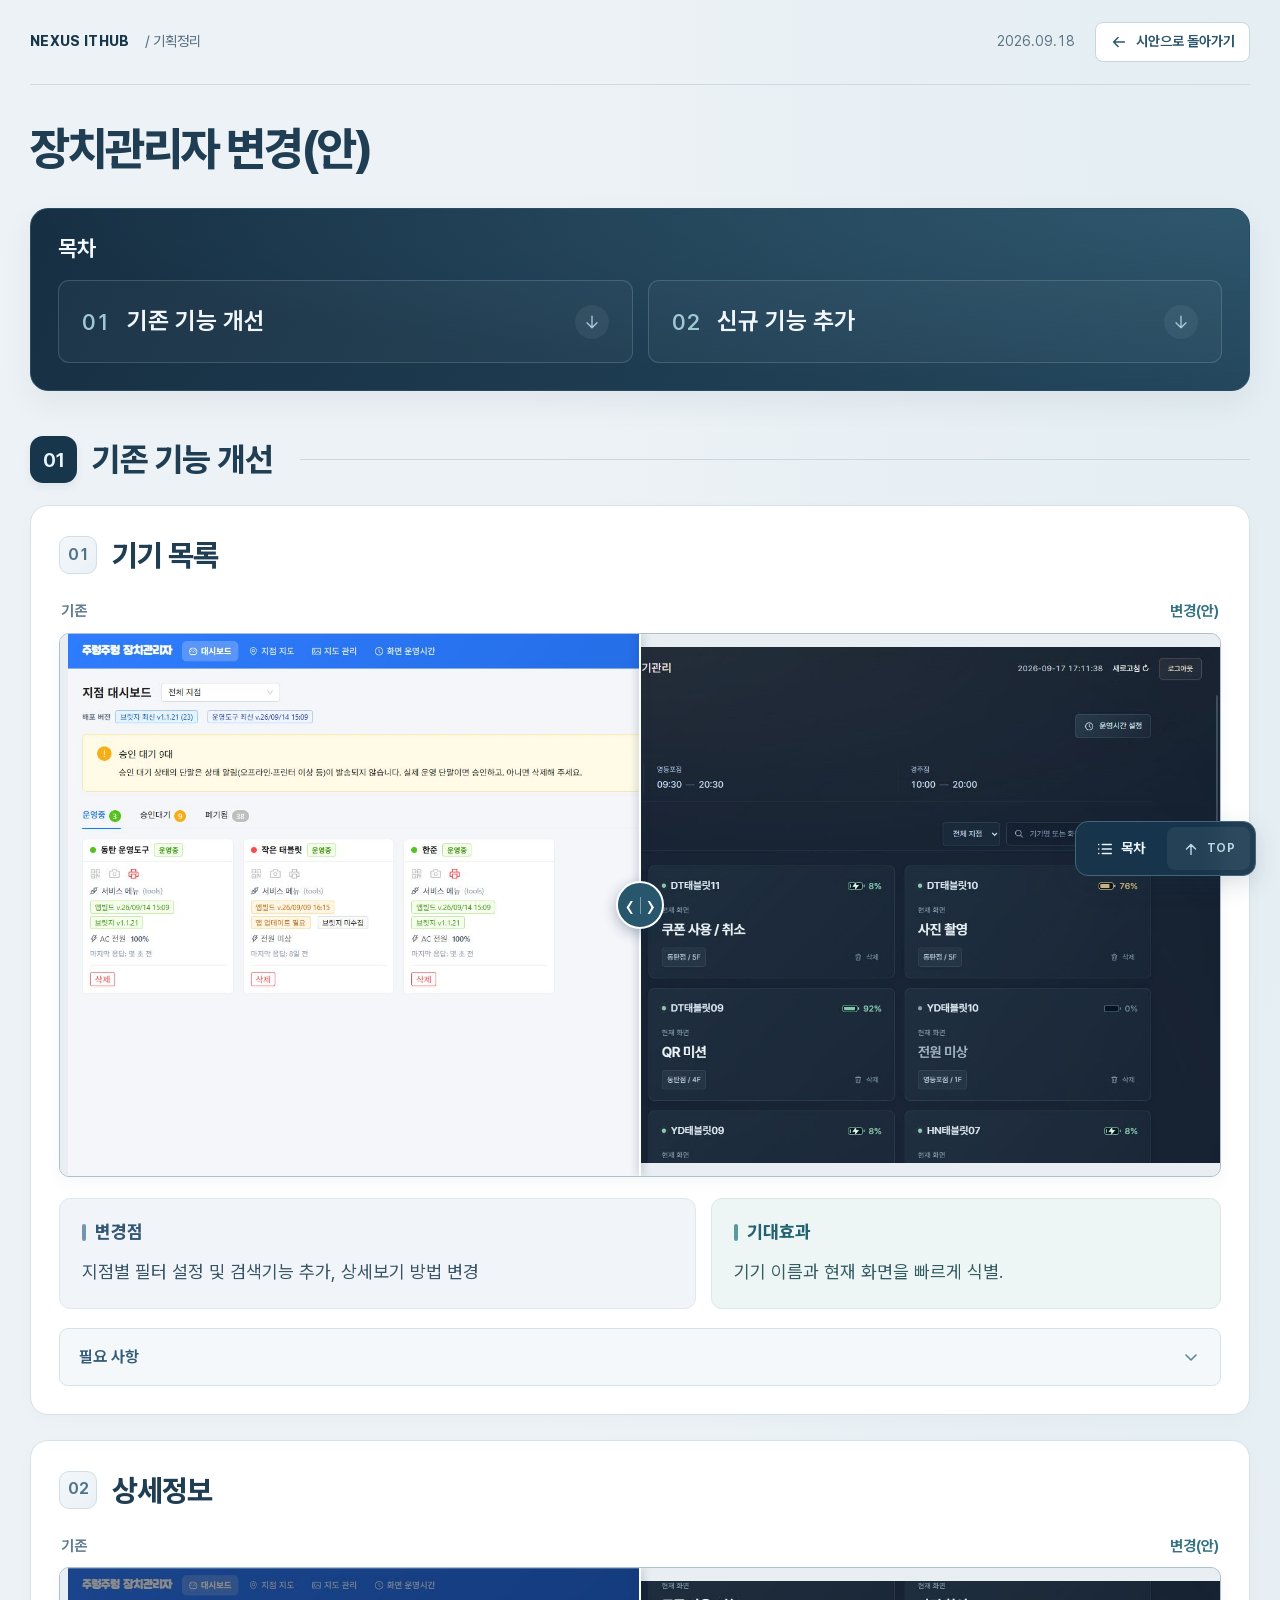
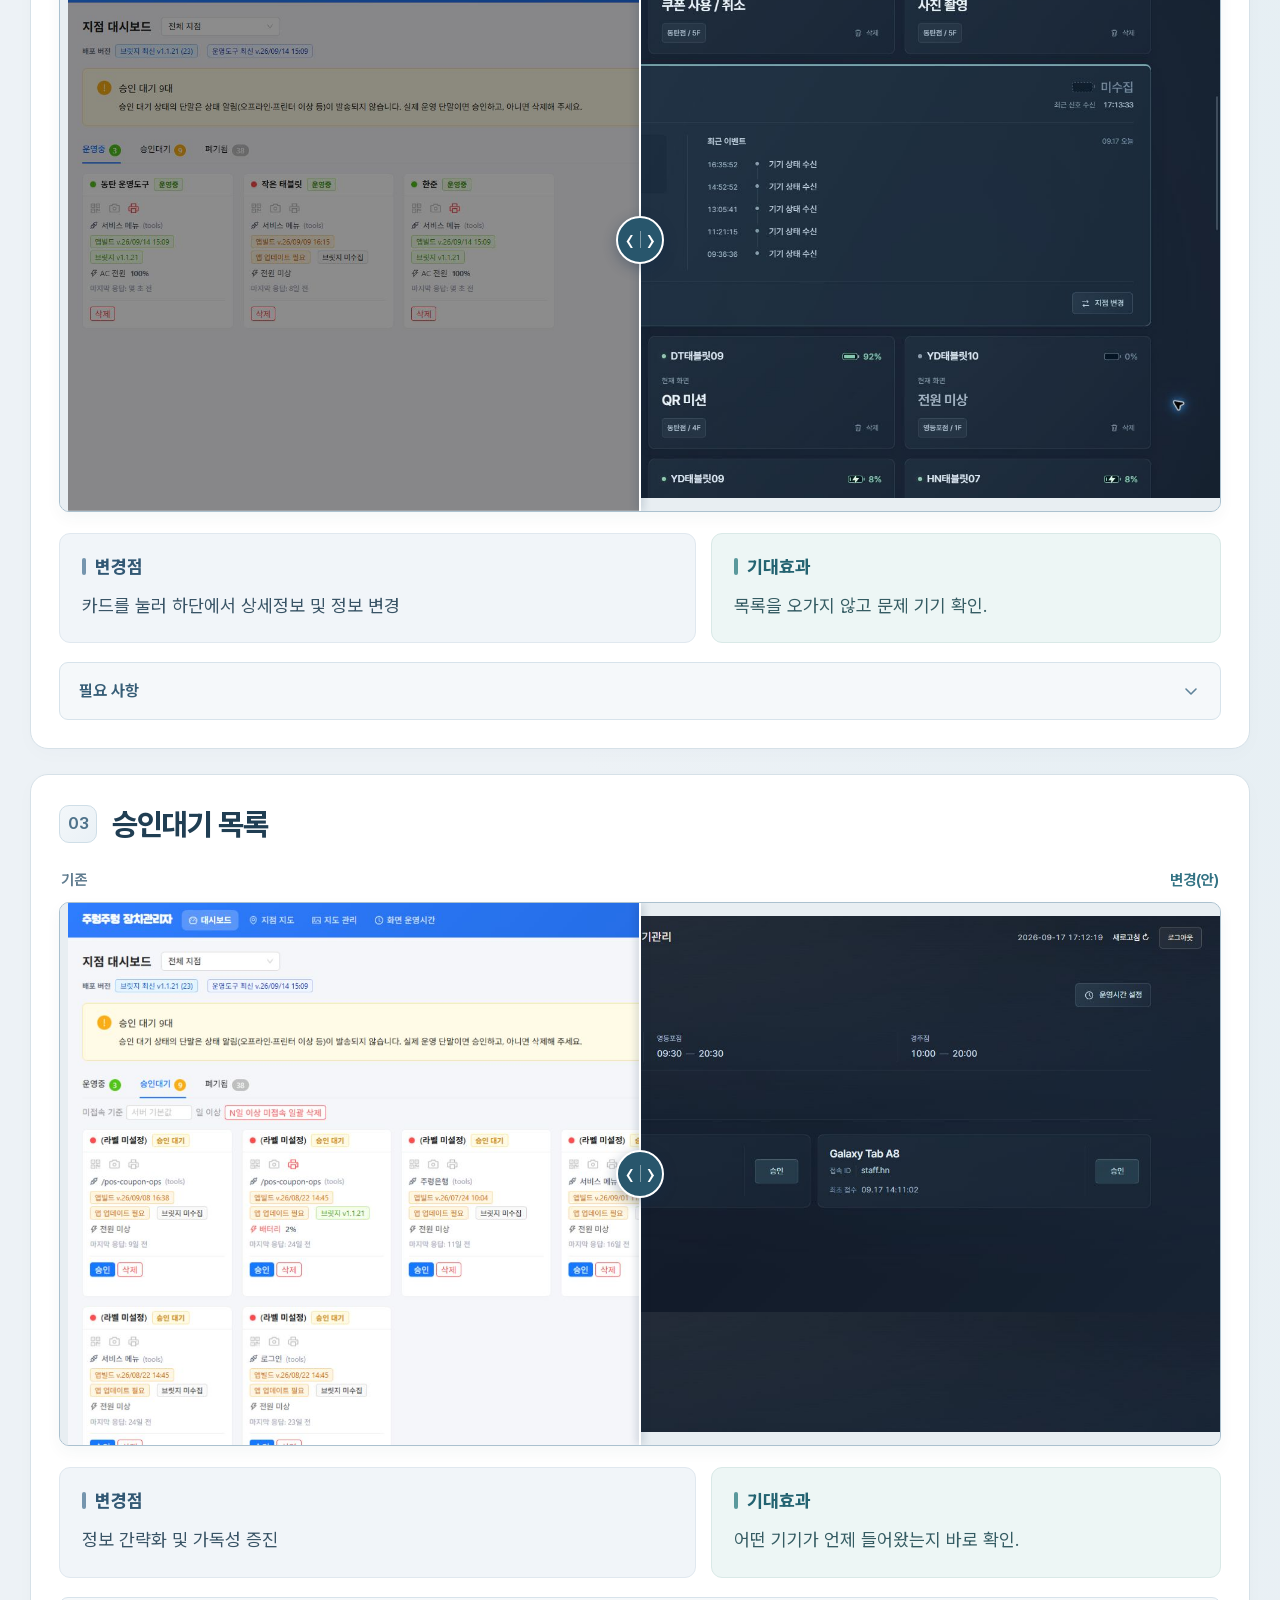
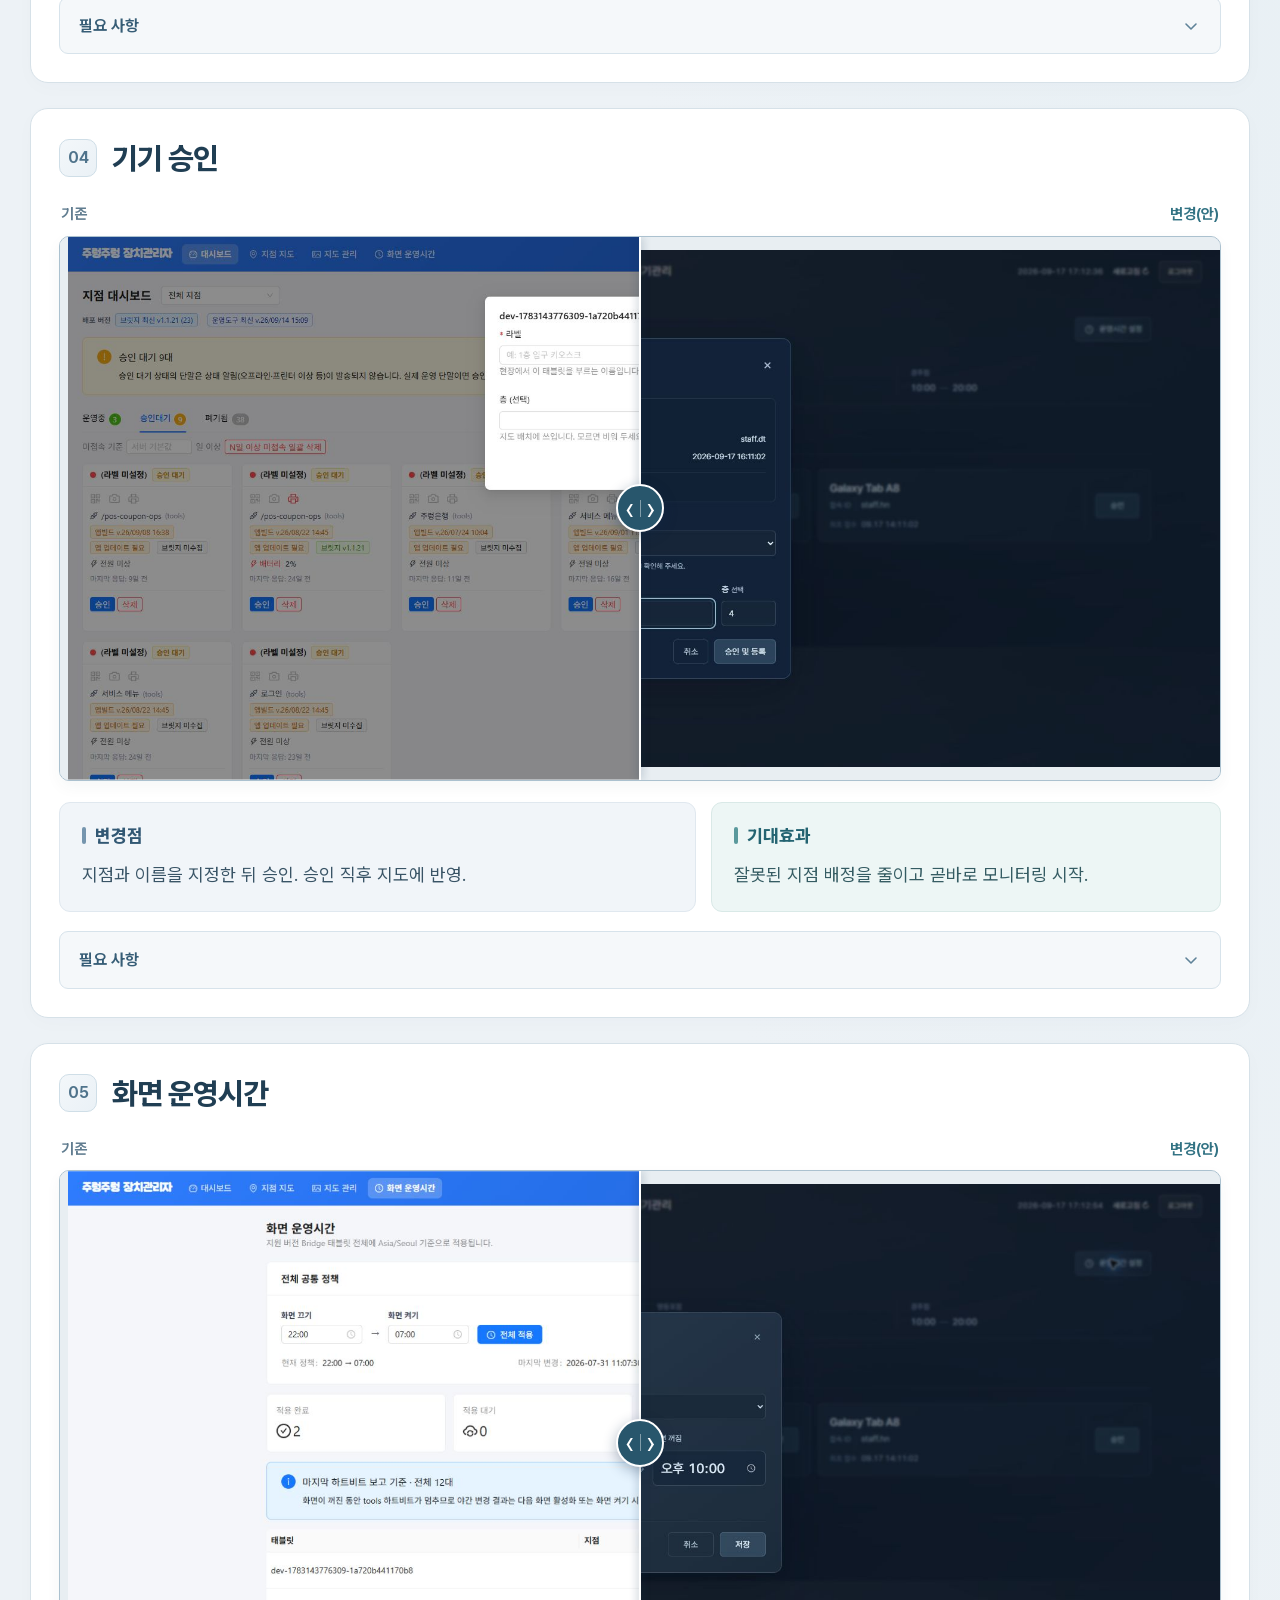
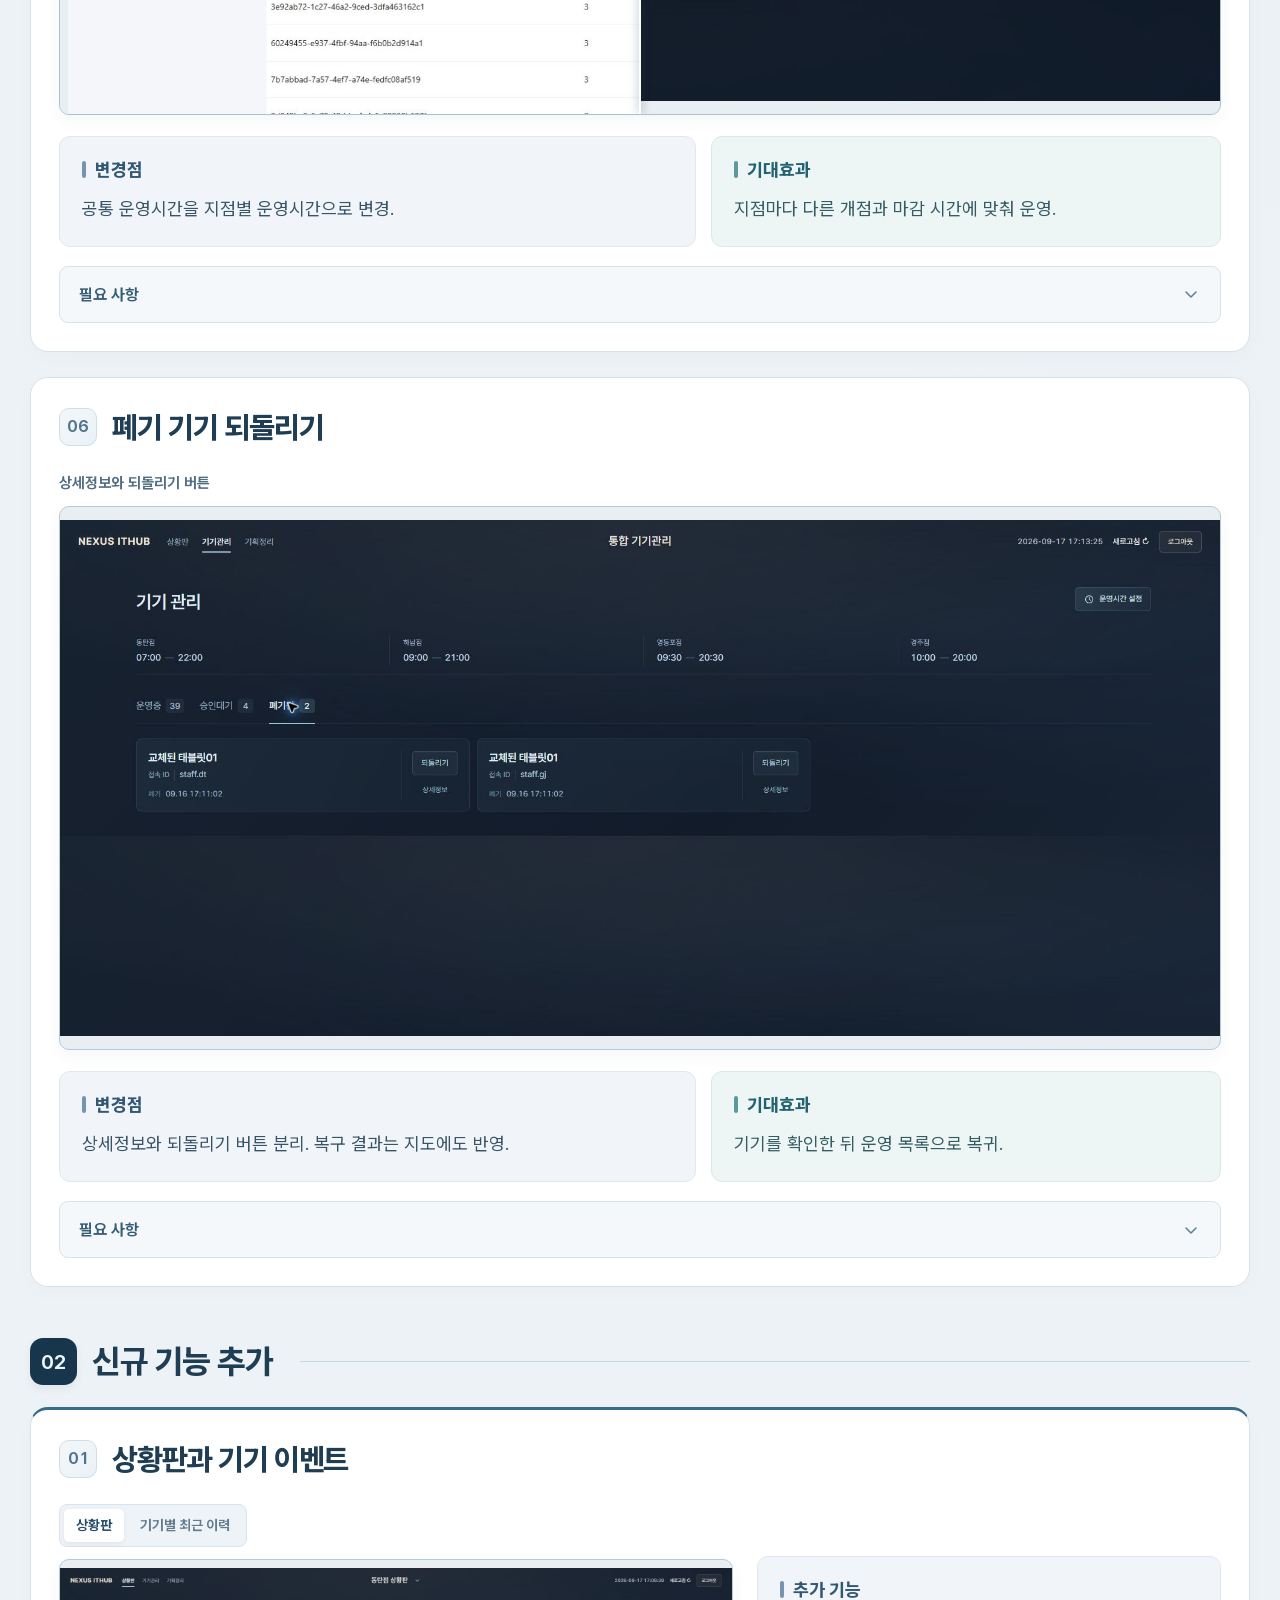
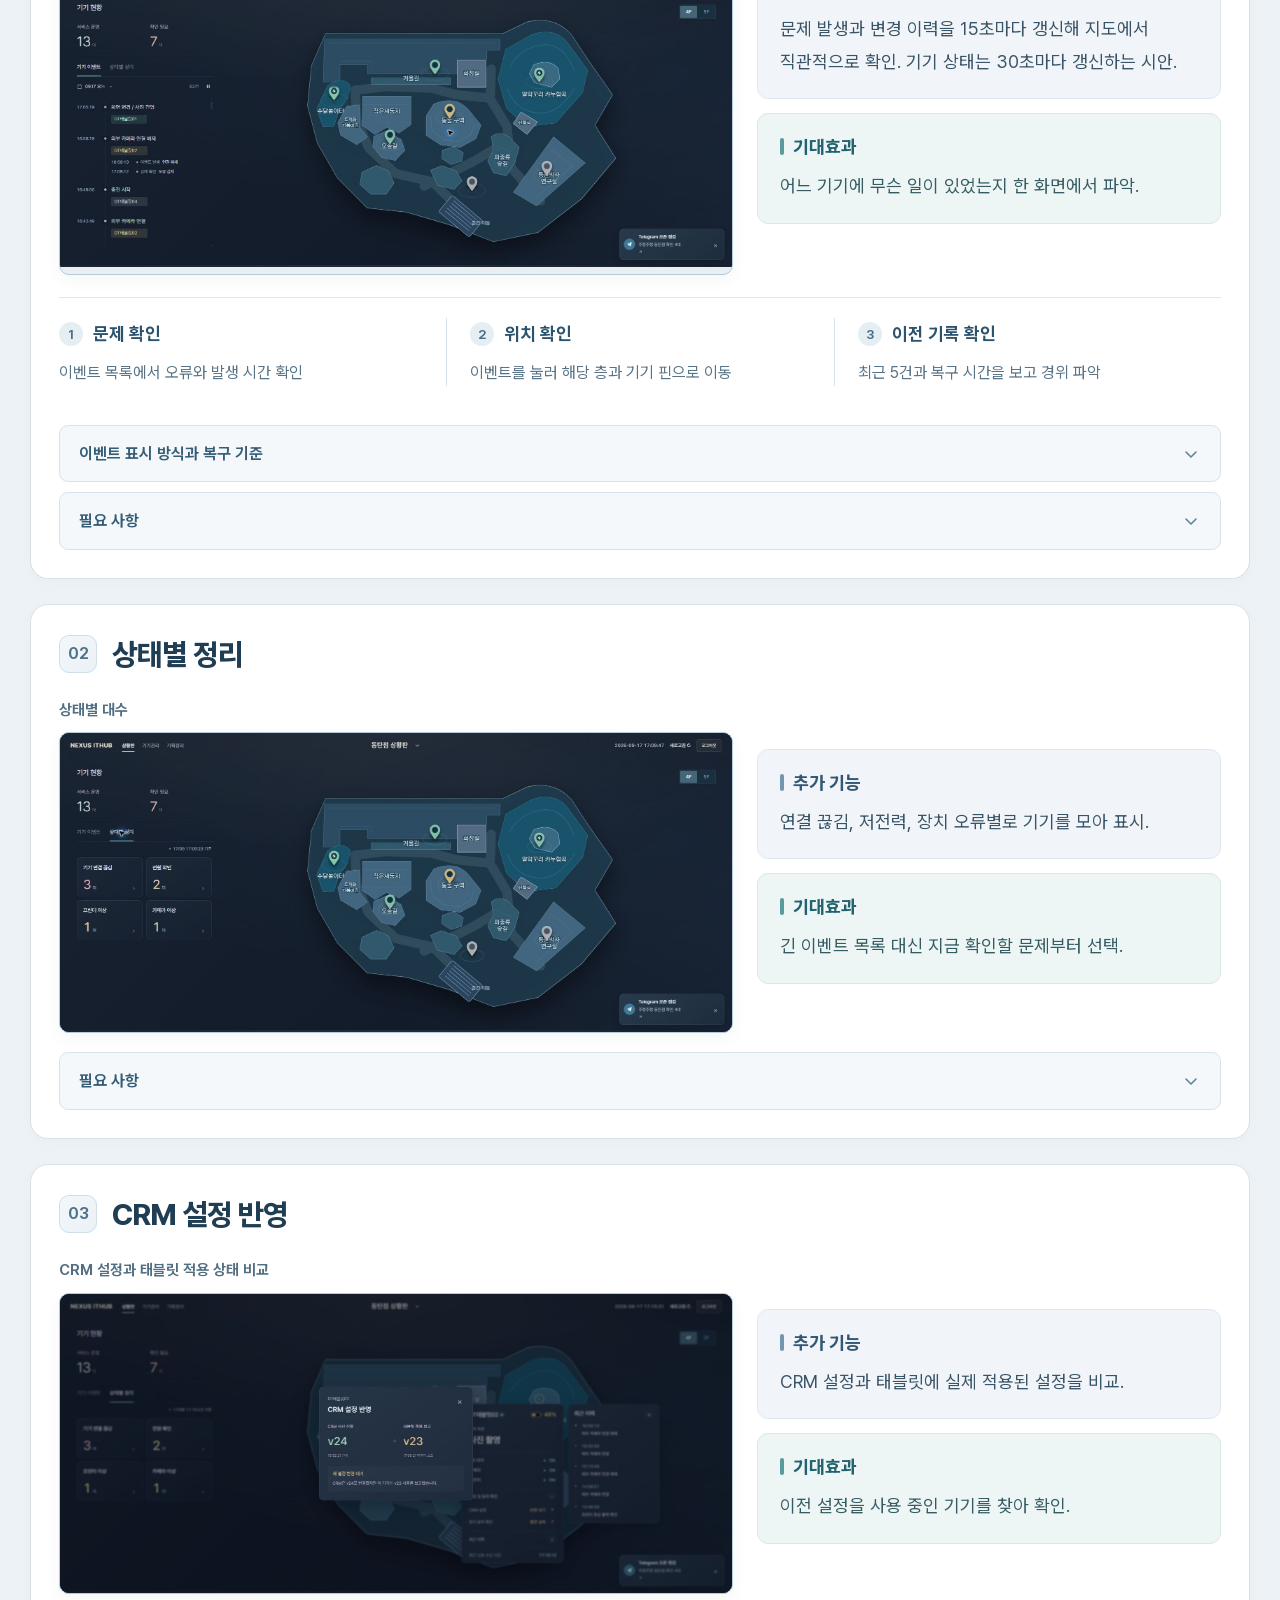
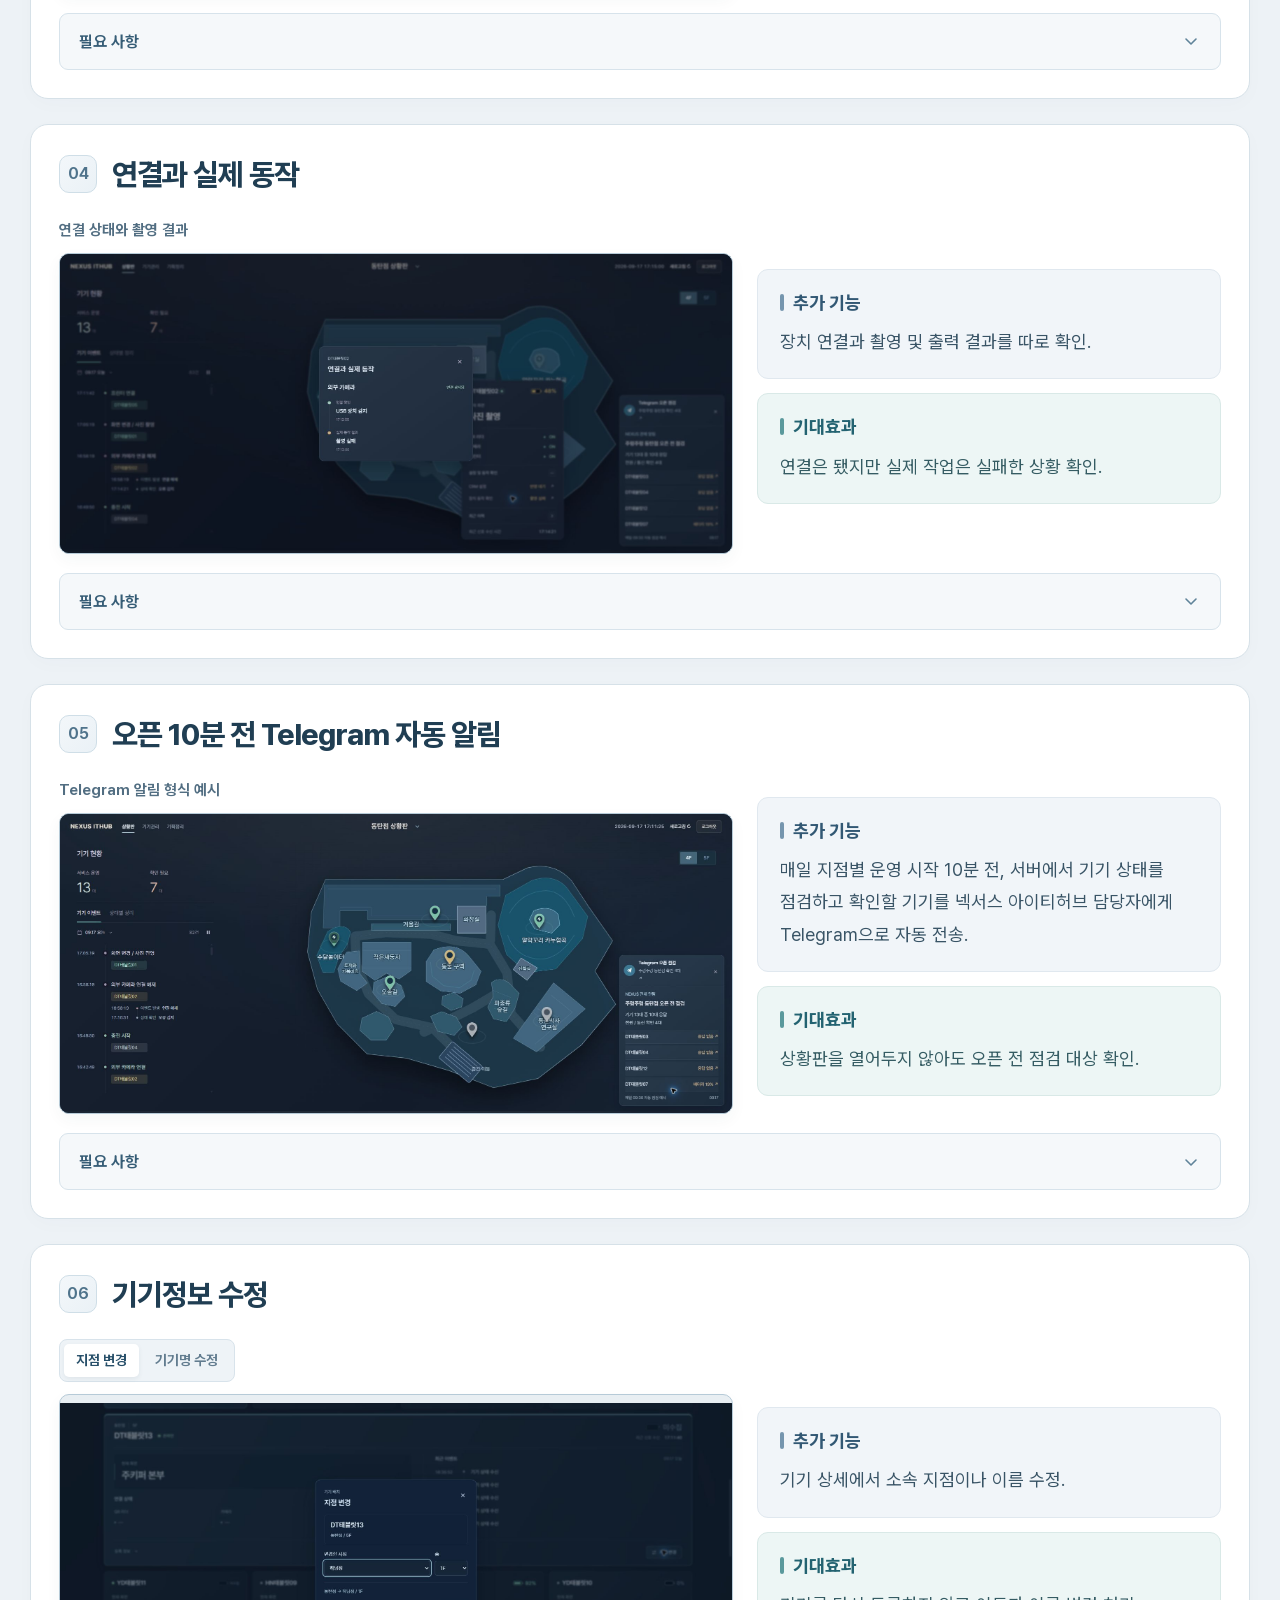
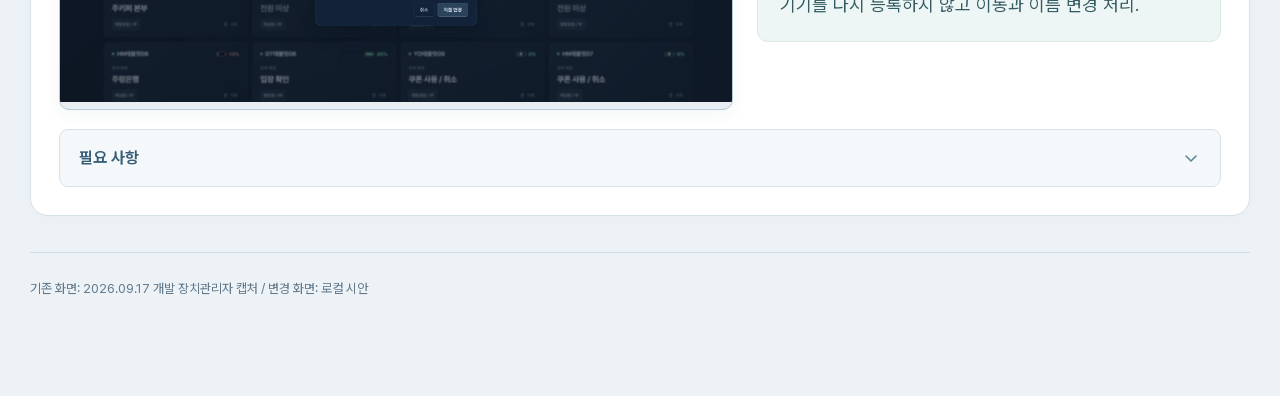
<file: device-manager/planning.html>
<!DOCTYPE html>
<html lang="ko"><head><meta charset="utf-8"><meta name="viewport" content="width=device-width,initial-scale=1"><title>장치관리자 변경(안)</title><link rel="stylesheet" href="planning.css?v=77956423f432"></head><body>
<header class="masthead"><a href="#top">NEXUS ITHUB <span>/ 기획정리</span></a><div class="masthead-actions"><time datetime="2026-09-18">2026.09.18</time><a class="return-to-concept" href="./index.html"><svg viewBox="0 0 20 20" aria-hidden="true"><path d="M16 10H4m5-5-5 5 5 5"></path></svg>시안으로 돌아가기</a></div></header>
<main id="top"><header class="intro"><h1>장치관리자 변경(안)</h1><nav class="document-toc" aria-label="문서 목차"><div class="toc-label">목차 </div><div class="toc-links"><a class="toc-link" href="#changes"><span class="toc-number">01</span><span class="toc-copy"><strong>기존 기능 개선</strong></span><span class="toc-end"><svg viewBox="0 0 24 24" aria-hidden="true"><path d="M12 5v14m-6-6 6 6 6-6"></path></svg></span></a><a class="toc-link" href="#additions"><span class="toc-number">02</span><span class="toc-copy"><strong>신규 기능 추가</strong></span><span class="toc-end"><svg viewBox="0 0 24 24" aria-hidden="true"><path d="M12 5v14m-6-6 6 6 6-6"></path></svg></span></a></div></nav></header>
<section id="changes"><header class="chapter-heading"><span class="chapter-number">01</span><h2>기존 기능 개선</h2></header><article class="change"><h3 class="feature-heading"><span class="feature-number">01</span>기기 목록</h3><div class="screen-pair"><figure class="screen-figure"><figcaption class="caption-before">기존</figcaption><a class="screen-open" href="planning-before-dashboard.png" aria-label="기존 확대"><img src="planning-before-dashboard.png" alt="기존" loading="lazy" width="1920" height="855"></a></figure><figure class="screen-figure"><figcaption class="caption-after">변경(안)</figcaption><a class="screen-open" href="planning-after-manager.png" aria-label="변경(안) 확대"><img src="planning-after-manager.png" alt="변경(안)" loading="lazy" width="1920" height="855"></a></figure></div><div class="change-summary"><p class="copy-row reading-summary"><span class="copy-label">변경점</span><span>지점별 필터 설정 및 검색기능 추가, 상세보기 방법 변경</span></p><p class="copy-row benefit reading-summary"><span class="copy-label">기대효과</span><span>기기 이름과 현재 화면을 빠르게 식별.</span></p></div><details class="plan-disclosure"><summary><span>필요 사항</span><svg viewBox="0 0 20 20" aria-hidden="true"><path d="m5 8 5 5 5-5"></path></svg></summary><div class="disclosure-content"><div class="implementation requirements"><div class="requirement-group requirement-reuse"><h4 class="requirement-kind">기존 활용</h4><ul class="requirement-items"><li><strong>기기 목록</strong><span>기존 목록 API 연결</span></li><li><strong>폐기 처리</strong><span>기존 삭제 후 폐기 목록 이동 방식 유지</span></li></ul></div><div class="requirement-group requirement-build"><h4 class="requirement-kind">추가 개발</h4><ul class="requirement-items"><li><strong>충전 상태</strong><span>목록 응답에 충전 여부 추가</span></li></ul></div></div></div></details></article><article class="change"><h3 class="feature-heading"><span class="feature-number">02</span>상세정보</h3><div class="screen-pair"><figure class="screen-figure"><figcaption class="caption-before">기존</figcaption><a class="screen-open" href="planning-before-detail.png" aria-label="기존 확대"><img src="planning-before-detail.png" alt="기존" loading="lazy" width="1920" height="855"></a></figure><figure class="screen-figure"><figcaption class="caption-after">변경(안)</figcaption><a class="screen-open" href="planning-after-detail.png" aria-label="변경(안) 확대"><img src="planning-after-detail.png" alt="변경(안)" loading="lazy" width="1920" height="855"></a></figure></div><div class="change-summary"><p class="copy-row reading-summary"><span class="copy-label">변경점</span><span>카드를 눌러 하단에서 상세정보 및 정보 변경</span></p><p class="copy-row benefit reading-summary"><span class="copy-label">기대효과</span><span>목록을 오가지 않고 문제 기기 확인.</span></p></div><details class="plan-disclosure"><summary><span>필요 사항</span><svg viewBox="0 0 20 20" aria-hidden="true"><path d="m5 8 5 5 5-5"></path></svg></summary><div class="disclosure-content"><div class="implementation requirements"><div class="requirement-group requirement-build"><h4 class="requirement-kind">추가 개발</h4><ul class="requirement-items"><li><strong>최근 이벤트</strong><span>선택한 기기의 승인 이후 이력 조회</span></li><li><strong>시각 구분</strong><span>상태 변경 시각과 서버 수신 시각 분리</span></li></ul></div><div class="requirement-group requirement-decide"><h4 class="requirement-kind">기준 확인</h4><ul class="requirement-items"><li><strong>기존 진단 기능</strong><span>기존 앱 버전 비교와 원본 수신 기록의 유지 여부</span></li></ul></div></div></div></details></article><article class="change"><h3 class="feature-heading"><span class="feature-number">03</span>승인대기 목록</h3><div class="screen-pair"><figure class="screen-figure"><figcaption class="caption-before">기존</figcaption><a class="screen-open" href="planning-before-pending.png" aria-label="기존 확대"><img src="planning-before-pending.png" alt="기존" loading="lazy" width="1920" height="855"></a></figure><figure class="screen-figure"><figcaption class="caption-after">변경(안)</figcaption><a class="screen-open" href="planning-after-pending.png" aria-label="변경(안) 확대"><img src="planning-after-pending.png" alt="변경(안)" loading="lazy" width="1920" height="855"></a></figure></div><div class="change-summary"><p class="copy-row reading-summary"><span class="copy-label">변경점</span><span>정보 간략화 및 가독성 증진</span></p><p class="copy-row benefit reading-summary"><span class="copy-label">기대효과</span><span>어떤 기기가 언제 들어왔는지 바로 확인.</span></p></div><details class="plan-disclosure"><summary><span>필요 사항</span><svg viewBox="0 0 20 20" aria-hidden="true"><path d="m5 8 5 5 5-5"></path></svg></summary><div class="disclosure-content"><div class="implementation requirements"><div class="requirement-group requirement-build"><h4 class="requirement-kind">추가 개발</h4><ul class="requirement-items"><li><strong>기기 식별 정보</strong><span>모델명 수신과 인증된 접속 ID 연결</span></li><li><strong>최초 접수 시각</strong><span>첫 접속 시 저장, 재접속 시 유지</span></li></ul></div></div></div></details></article><article class="change"><h3 class="feature-heading"><span class="feature-number">04</span>기기 승인</h3><div class="screen-pair"><figure class="screen-figure"><figcaption class="caption-before">기존</figcaption><a class="screen-open" href="planning-before-approval.png" aria-label="기존 확대"><img src="planning-before-approval.png" alt="기존" loading="lazy" width="1920" height="855"></a></figure><figure class="screen-figure"><figcaption class="caption-after">변경(안)</figcaption><a class="screen-open" href="planning-after-approval.png" aria-label="변경(안) 확대"><img src="planning-after-approval.png" alt="변경(안)" loading="lazy" width="1920" height="855"></a></figure></div><div class="change-summary"><p class="copy-row reading-summary"><span class="copy-label">변경점</span><span>지점과 이름을 지정한 뒤 승인. 승인 직후 지도에 반영.</span></p><p class="copy-row benefit reading-summary"><span class="copy-label">기대효과</span><span>잘못된 지점 배정을 줄이고 곧바로 모니터링 시작.</span></p></div><details class="plan-disclosure"><summary><span>필요 사항</span><svg viewBox="0 0 20 20" aria-hidden="true"><path d="m5 8 5 5 5-5"></path></svg></summary><div class="disclosure-content"><div class="implementation requirements"><div class="requirement-group requirement-reuse"><h4 class="requirement-kind">기존 활용</h4><ul class="requirement-items"><li><strong>기존 승인 기능</strong><span>승인 API 계약 확인 후 연결</span></li></ul></div><div class="requirement-group requirement-build"><h4 class="requirement-kind">추가 개발</h4><ul class="requirement-items"><li><strong>등록 정보</strong><span>지점, 기기명, 층 저장</span></li><li><strong>중복 처리 방지</strong><span>이미 승인된 기기 재승인 차단</span></li></ul></div><div class="requirement-group requirement-decide"><h4 class="requirement-kind">기준 확인</h4><ul class="requirement-items"><li><strong>지점 배정 방식</strong><span>접속한 ID를 확인한 뒤 관리자가 지점 수동 배정</span></li><li><strong>기기 위치 배정</strong><span>지도 좌표 직접 지정 또는 지점별 사용 위치를 사전 등록한 뒤 선택 배정</span></li></ul></div></div></div></details></article><article class="change"><h3 class="feature-heading"><span class="feature-number">05</span>화면 운영시간</h3><div class="screen-pair"><figure class="screen-figure"><figcaption class="caption-before">기존</figcaption><a class="screen-open" href="planning-before-schedule.png" aria-label="기존 확대"><img src="planning-before-schedule.png" alt="기존" loading="lazy" width="1920" height="855"></a></figure><figure class="screen-figure"><figcaption class="caption-after">변경(안)</figcaption><a class="screen-open" href="planning-after-schedule.png" aria-label="변경(안) 확대"><img src="planning-after-schedule.png" alt="변경(안)" loading="lazy" width="1920" height="855"></a></figure></div><div class="change-summary"><p class="copy-row reading-summary"><span class="copy-label">변경점</span><span>공통 운영시간을 지점별 운영시간으로 변경.</span></p><p class="copy-row benefit reading-summary"><span class="copy-label">기대효과</span><span>지점마다 다른 개점과 마감 시간에 맞춰 운영.</span></p></div><details class="plan-disclosure"><summary><span>필요 사항</span><svg viewBox="0 0 20 20" aria-hidden="true"><path d="m5 8 5 5 5-5"></path></svg></summary><div class="disclosure-content"><div class="implementation requirements"><div class="requirement-group requirement-build"><h4 class="requirement-kind">추가 개발</h4><ul class="requirement-items"><li><strong>지점별 운영시간</strong><span>지점별 설정 저장과 조회</span></li><li><strong>적용 결과</strong><span>브릿지 적용 보고, 재접속 시 설정 반영</span></li></ul></div><div class="requirement-group requirement-decide"><h4 class="requirement-kind">기준 확인</h4><ul class="requirement-items"><li><strong>시간 설정 기준</strong><span>미설정 지점의 기본시간과 다음 날 종료하는 운영 처리</span></li></ul></div></div></div></details></article><article class="change"><h3 class="feature-heading"><span class="feature-number">06</span>폐기 기기 되돌리기</h3><div class="change-media"><figure class="screen-figure"><figcaption>상세정보와 되돌리기 버튼</figcaption><a class="screen-open" href="planning-after-retired.png" aria-label="상세정보와 되돌리기 버튼 확대"><img src="planning-after-retired.png" alt="상세정보와 되돌리기 버튼" loading="lazy" width="1920" height="855"></a></figure></div><div class="change-summary"><p class="copy-row feature-summary reading-summary"><span class="copy-label">변경점</span><span>상세정보와 되돌리기 버튼 분리. 복구 결과는 지도에도 반영.</span></p><p class="copy-row benefit feature-summary reading-summary"><span class="copy-label">기대효과</span><span>기기를 확인한 뒤 운영 목록으로 복귀.</span></p></div><details class="plan-disclosure"><summary><span>필요 사항</span><svg viewBox="0 0 20 20" aria-hidden="true"><path d="m5 8 5 5 5-5"></path></svg></summary><div class="disclosure-content"><div class="implementation requirements"><div class="requirement-group requirement-reuse"><h4 class="requirement-kind">기존 활용</h4><ul class="requirement-items"><li><strong>기존 되돌리기</strong><span>복구 API 계약 확인 후 연결</span></li></ul></div><div class="requirement-group requirement-build"><h4 class="requirement-kind">추가 개발</h4><ul class="requirement-items"><li><strong>복구 정보 유지</strong><span>기기 ID와 이전 이력 보존</span></li><li><strong>복구 전 검사</strong><span>이름 중복, 지도 위치, 중복 요청 확인</span></li></ul></div></div></div></details></article></section>
<section id="additions"><header class="chapter-heading"><span class="chapter-number">02</span><h2>신규 기능 추가</h2></header><div class="addition-grid"><article class="addition feature-article core-feature"><h3 class="feature-heading"><span class="feature-number">01</span>상황판과 기기 이벤트</h3><div class="feature-layout"><div class="feature-media"><figure class="screen-figure"><figcaption>상황판</figcaption><a class="screen-open" href="planning-after-dashboard.png" aria-label="상황판 확대"><img src="planning-after-dashboard.png" alt="상황판" loading="lazy" width="1920" height="855"></a></figure><figure class="screen-figure"><figcaption>기기별 최근 이력</figcaption><a class="screen-open" href="planning-after-history.png" aria-label="기기별 최근 이력 확대"><img src="planning-after-history.png" alt="기기별 최근 이력" loading="lazy" width="1920" height="855"></a></figure></div><div class="feature-copy"><p class="copy-row feature-summary reading-summary"><span class="copy-label">추가 기능</span><span>문제 발생과 변경 이력을 15초마다 갱신해 지도에서 직관적으로 확인. 기기 상태는 30초마다 갱신하는 시안.</span></p><p class="copy-row benefit feature-summary reading-summary"><span class="copy-label">기대효과</span><span>어느 기기에 무슨 일이 있었는지 한 화면에서 파악.</span></p></div></div><ol class="monitoring-story"><li><b>문제 확인</b><span>이벤트 목록에서 오류와 발생 시간 확인</span></li><li><b>위치 확인</b><span>이벤트를 눌러 해당 층과 기기 핀으로 이동</span></li><li><b>이전 기록 확인</b><span>최근 5건과 복구 시간을 보고 경위 파악</span></li></ol><details class="plan-disclosure"><summary><span>이벤트 표시 방식과 복구 기준</span><svg viewBox="0 0 20 20" aria-hidden="true"><path d="m5 8 5 5 5-5"></path></svg></summary><div class="disclosure-content"><div class="dashboard-plan"><div class="event-rules"><div><span class="event-rule-label">목록 표시</span><h5>새 이벤트를 위로</h5><p>새 항목은 등장 효과로 구분. 같은 이벤트의 중복 표시 방지.</p></div><div><span class="event-rule-label">지도 연결</span><h5>선택한 기기로 이동</h5><p>해당 층과 핀 강조. 현재 상태와 최근 이력 5건 확인.</p></div><div><span class="event-rule-label">기간 조회</span><h5>오늘부터 7일 전까지</h5><p>날짜별 이력 조회. 해결된 문제도 기록 유지.</p></div><div><span class="event-rule-label">복구 판정</span><h5>정상 결과 수신 시</h5><p>같은 문제의 후속 결과인지 확인한 뒤 발생과 복구 연결.</p></div></div><div class="event-recovery-example" aria-label="문제 발생과 복구 예시"><div><span>문제 발생</span><strong>출력 실패</strong><time>14:44:11</time></div><span aria-hidden="true">→</span><div><span>복구 확인</span><strong>정상 출력 결과 수신</strong><time>14:46:59</time></div></div><p class="event-rules-note">서비스 운영은 등록 기기 수, 확인 필요는 문제 기기 수. 통신이 끊기면 회색 핀과 마지막 수신값 표시.</p></div></div></details><details class="plan-disclosure"><summary><span>필요 사항</span><svg viewBox="0 0 20 20" aria-hidden="true"><path d="m5 8 5 5 5-5"></path></svg></summary><div class="disclosure-content"><div class="implementation requirements"><div class="requirement-group requirement-reuse"><h4 class="requirement-kind">기존 활용</h4><ul class="requirement-items"><li><strong>지도와 기기 위치</strong><span>기존 지도 및 좌표 API 활용</span></li></ul></div><div class="requirement-group requirement-build"><h4 class="requirement-kind">추가 개발</h4><ul class="requirement-items"><li><strong>발생과 복구 기록</strong><span>실제 상태 변화와 시각을 함께 저장</span></li><li><strong>이벤트 조회</strong><span>지점별 날짜 조회와 기기별 최근 5건</span></li><li><strong>새 기록 반영</strong><span>같은 이벤트는 한 번만 표시, 일시정지 해제 시 새 기록 추가</span></li><li><strong>이동 전 이력</strong><span>지점 이동 전 기록은 발생 당시 지점에 유지</span></li><li><strong>기기 위치</strong><span>미션 좌표 외에 주렁은행, 쿠폰, 여권 기능의 위치를 확보하고 연결할 기준 필요</span></li></ul></div></div></div></details></article><article class="addition feature-article"><h3 class="feature-heading"><span class="feature-number">02</span>상태별 정리</h3><div class="feature-layout"><div class="feature-media"><figure class="screen-figure"><figcaption>상태별 대수</figcaption><a class="screen-open" href="planning-after-status.png" aria-label="상태별 대수 확대"><img src="planning-after-status.png" alt="상태별 대수" loading="lazy" width="1920" height="855"></a></figure></div><div class="feature-copy"><p class="copy-row feature-summary reading-summary"><span class="copy-label">추가 기능</span><span>연결 끊김, 저전력, 장치 오류별로 기기를 모아 표시.</span></p><p class="copy-row benefit feature-summary reading-summary"><span class="copy-label">기대효과</span><span>긴 이벤트 목록 대신 지금 확인할 문제부터 선택.</span></p></div></div><details class="plan-disclosure"><summary><span>필요 사항</span><svg viewBox="0 0 20 20" aria-hidden="true"><path d="m5 8 5 5 5-5"></path></svg></summary><div class="disclosure-content"><div class="implementation requirements"><div class="requirement-group requirement-build"><h4 class="requirement-kind">추가 개발</h4><ul class="requirement-items"><li><strong>상태 구분</strong><span>표시할 상태의 범위를 정하고 해당 상태값 수신</span></li><li><strong>기기 대수 집계</strong><span>전체 확인 대수에서 중복 기기 제외</span></li></ul></div><div class="requirement-group requirement-decide"><h4 class="requirement-kind">기준 확인</h4><ul class="requirement-items"><li><strong>이상 판단 기준</strong><span>저전력 임계값과 필수 장치 지정</span></li><li><strong>상태 카테고리 확립</strong><span>모니터링 대상 상태와 유형별 분류 기준 정의</span></li></ul></div></div></div></details></article><article class="addition feature-article"><h3 class="feature-heading"><span class="feature-number">03</span>CRM 설정 반영</h3><div class="feature-layout"><div class="feature-media"><figure class="screen-figure"><figcaption>CRM 설정과 태블릿 적용 상태 비교</figcaption><a class="screen-open" href="planning-after-crm.png" aria-label="CRM 설정과 태블릿 적용 상태 비교 확대"><img src="planning-after-crm.png" alt="CRM 설정과 태블릿 적용 상태 비교" loading="lazy" width="1920" height="855"></a></figure></div><div class="feature-copy"><p class="copy-row feature-summary reading-summary"><span class="copy-label">추가 기능</span><span>CRM 설정과 태블릿에 실제 적용된 설정을 비교.</span></p><p class="copy-row benefit feature-summary reading-summary"><span class="copy-label">기대효과</span><span>이전 설정을 사용 중인 기기를 찾아 확인.</span></p></div></div><details class="plan-disclosure"><summary><span>필요 사항</span><svg viewBox="0 0 20 20" aria-hidden="true"><path d="m5 8 5 5 5-5"></path></svg></summary><div class="disclosure-content"><div class="implementation requirements"><div class="requirement-group requirement-build"><h4 class="requirement-kind">추가 개발</h4><ul class="requirement-items"><li><strong>설정 버전 비교</strong><span>CRM 목표 버전과 태블릿 적용 버전 수신</span></li><li><strong>적용 결과</strong><span>다운로드 완료와 실제 적용 완료 분리</span></li></ul></div><div class="requirement-group requirement-decide"><h4 class="requirement-kind">기준 확인</h4><ul class="requirement-items"><li><strong>표시 상태</strong><span>반영 대기 / 적용 실패 / 미확인 구분</span></li></ul></div></div></div></details></article><article class="addition feature-article"><h3 class="feature-heading"><span class="feature-number">04</span>연결과 실제 동작</h3><div class="feature-layout"><div class="feature-media"><figure class="screen-figure"><figcaption>연결 상태와 촬영 결과</figcaption><a class="screen-open" href="planning-after-operation.png" aria-label="연결 상태와 촬영 결과 확대"><img src="planning-after-operation.png" alt="연결 상태와 촬영 결과" loading="lazy" width="1920" height="855"></a></figure></div><div class="feature-copy"><p class="copy-row feature-summary reading-summary"><span class="copy-label">추가 기능</span><span>장치 연결과 촬영 및 출력 결과를 따로 확인.</span></p><p class="copy-row benefit feature-summary reading-summary"><span class="copy-label">기대효과</span><span>연결은 됐지만 실제 작업은 실패한 상황 확인.</span></p></div></div><details class="plan-disclosure"><summary><span>필요 사항</span><svg viewBox="0 0 20 20" aria-hidden="true"><path d="m5 8 5 5 5-5"></path></svg></summary><div class="disclosure-content"><div class="implementation requirements"><div class="requirement-group requirement-build"><h4 class="requirement-kind">추가 개발</h4><ul class="requirement-items"><li><strong>작업 식별</strong><span>작업 ID와 시작 시각 수신</span></li><li><strong>작업 결과</strong><span>성공 여부, 실패 사유, 완료 시각 저장</span></li></ul></div><div class="requirement-group requirement-decide"><h4 class="requirement-kind">기준 확인</h4><ul class="requirement-items"><li><strong>출력 성공 범위</strong><span>완료 신호가 없으면 전송 완료까지만 표시</span></li></ul></div></div></div></details></article><article class="addition feature-article"><h3 class="feature-heading"><span class="feature-number">05</span>오픈 10분 전 Telegram 자동 알림</h3><div class="feature-layout"><div class="feature-media"><figure class="screen-figure"><figcaption>Telegram 알림 형식 예시</figcaption><a class="screen-open" href="planning-after-telegram.png" aria-label="Telegram 알림 예시 확대"><img src="planning-after-telegram.png" alt="Telegram 알림 예시" loading="lazy" width="1920" height="855"></a></figure></div><div class="feature-copy"><p class="copy-row feature-summary reading-summary"><span class="copy-label">추가 기능</span><span>매일 지점별 운영 시작 10분 전, 서버에서 기기 상태를 점검하고 확인할 기기를 넥서스 아이티허브 담당자에게 Telegram으로 자동 전송.</span></p><p class="copy-row benefit feature-summary reading-summary"><span class="copy-label">기대효과</span><span>상황판을 열어두지 않아도 오픈 전 점검 대상 확인.</span></p></div></div><details class="plan-disclosure"><summary><span>필요 사항</span><svg viewBox="0 0 20 20" aria-hidden="true"><path d="m5 8 5 5 5-5"></path></svg></summary><div class="disclosure-content"><div class="implementation requirements"><div class="requirement-group requirement-reuse"><h4 class="requirement-kind">기존 활용</h4><ul class="requirement-items"><li><strong>Telegram 전송</strong><span>기존 알림 전송 기능 활용</span></li></ul></div><div class="requirement-group requirement-build"><h4 class="requirement-kind">추가 개발</h4><ul class="requirement-items"><li><strong>자동 점검과 발송</strong><span>지점별 운영 시작 10분 전 실행, 중복 발송 방지</span></li><li><strong>기기 바로가기</strong><span>알림 링크 연결과 로그인 및 지점 권한 확인</span></li><li><strong>서버 자동 실행</strong><span>상황판 접속 여부와 무관하게 실행. 알림에서 상황판으로 연결</span></li></ul></div><div class="requirement-group requirement-decide"><h4 class="requirement-kind">기준 확인</h4><ul class="requirement-items"><li><strong>점검 설정</strong><span>지점별 운영 시작 시각, 수신 담당자, 이상 판단 기준</span></li></ul></div></div></div></details></article><article class="addition feature-article" id="device-info-edit"><h3 class="feature-heading"><span class="feature-number">06</span>기기정보 수정</h3><div class="feature-layout"><div class="feature-media"><figure class="screen-figure"><figcaption>지점 변경</figcaption><a class="screen-open" href="planning-after-transfer.png" aria-label="지점 변경 확대"><img src="planning-after-transfer.png" alt="지점 변경" loading="lazy" width="1920" height="855"></a></figure><figure class="screen-figure"><figcaption>기기명 수정</figcaption><a class="screen-open" href="planning-after-rename.png" aria-label="기기명 수정 확대"><img src="planning-after-rename.png" alt="기기명 수정" loading="lazy" width="1920" height="911"></a></figure></div><div class="feature-copy"><p class="copy-row feature-summary reading-summary"><span class="copy-label">추가 기능</span><span>기기 상세에서 소속 지점이나 이름 수정.</span></p><p class="copy-row benefit feature-summary reading-summary"><span class="copy-label">기대효과</span><span>기기를 다시 등록하지 않고 이동과 이름 변경 처리.</span></p></div></div><details class="plan-disclosure"><summary><span>필요 사항</span><svg viewBox="0 0 20 20" aria-hidden="true"><path d="m5 8 5 5 5-5"></path></svg></summary><div class="disclosure-content"><div class="implementation requirements"><div class="requirement-group requirement-build"><h4 class="requirement-kind">추가 개발</h4><ul class="requirement-items"><li><strong>기기정보 저장</strong><span>기기명과 소속 지점 수정 API</span></li><li><strong>입력 검사</strong><span>기기명 중복과 길이 확인</span></li><li><strong>지도 위치 반영</strong><span>지점 변경 시 층과 좌표 함께 저장</span></li><li><strong>수정 이력</strong><span>변경 전후 정보와 처리 시각 기록</span></li></ul></div><div class="requirement-group requirement-decide"><h4 class="requirement-kind">기준 확인</h4><ul class="requirement-items"><li><strong>소속 지점</strong><span>접속 계정과 지정 지점 불일치 처리 기준</span></li><li><strong>기기 위치 변경</strong><span>위치 수동 지정이 필요한 경우 지도에서 기기 위치를 지정하거나 변경</span></li></ul></div></div></div></details></article></div></section>
<footer><small>기존 화면: 2026.09.17 개발 장치관리자 캡처 / 변경 화면: 로컬 시안</small></footer></main>
<dialog id="imageViewer" aria-label="화면 캡처 확대"><div class="viewer-bar"><span id="viewerCaption"></span><button type="button" id="viewerClose" aria-label="확대 이미지 닫기">닫기 ×</button></div><div class="viewer-scroll"><img id="viewerImage" alt=""></div></dialog><script src="planning.js?v=f35dd22fdb16"></script>



</body></html>
</file>
<file: device-manager/planning.css>
@charset "UTF-8";
@font-face{font-family:Pretendard;src:url('PretendardVariable.woff2') format('woff2');font-weight:100 900;font-display:swap}
:root{--navy:#17364c;--ink:#203e53;--text:#395466;--muted:#5d7485;--teal:#286d7b;--line:#d9e4eb;--paper:#fff;--radius:18px}
*{box-sizing:border-box}
html{scroll-behavior:smooth;scroll-padding-top:26px}
body{margin:0;background:radial-gradient(ellipse at 95% 0,#dceaf08c,transparent 700px),#edf2f6;color:var(--text);font:18px/1.8 Pretendard,'Malgun Gothic',sans-serif;word-break:keep-all;overflow-wrap:break-word}
a{color:inherit;text-decoration:none}button{font:inherit}h1,h2,h3,h4,p,figure{margin:0}h1,h2,h3,h4{color:var(--ink);letter-spacing:-.035em}
a:focus-visible,button:focus-visible,summary:focus-visible{outline:3px solid #548ca8;outline-offset:4px}
.masthead{max-width:1240px;margin:auto;padding:22px 0;display:flex;align-items:center;justify-content:space-between;gap:20px;font-size:14px;color:var(--muted);border-bottom:1px solid #cddbe4}
.masthead>a{font-weight:750;letter-spacing:.025em;color:var(--navy)}.masthead>a span{margin-left:12px;letter-spacing:0;font-weight:450;color:var(--muted)}
main{max-width:1240px;margin:auto;padding-top:35px}
.intro{padding-bottom:40px}.intro h1{font-size:46px;line-height:1.25;letter-spacing:-.05em;font-weight:780;margin-bottom:30px}
.document-toc{position:relative;padding:24px 27px 27px;border:1px solid #274c64;border-radius:var(--radius);background:radial-gradient(ellipse at 100% 0,#36627899,transparent 70%),linear-gradient(115deg,#172f43,#24475d);box-shadow:0 12px 30px #1a354610}
.toc-label{color:#f3f8fc;font-size:22px;font-weight:650;line-height:1.4;margin-bottom:17px}
.toc-links{display:grid;grid-template-columns:1fr 1fr;gap:15px}
.toc-link{display:flex;align-items:center;gap:17px;padding:20px 23px;min-height:83px;border:1px solid #a0bec63d;border-radius:11px;background:#f0f7ff08;transition:background .18s,border-color .18s,transform .18s}
.toc-link:hover{background:#f0f7ff13;border-color:#b9d6e580;transform:translateY(-2px)}
.toc-number{font-size:22px;line-height:1;font-weight:550;color:#9dc9d5;font-variant-numeric:tabular-nums}
.toc-copy strong{font-size:24px;line-height:1.4;font-weight:650;color:#f1f6fa}
.toc-end{margin-left:auto;display:grid;place-items:center;width:34px;height:34px;flex-shrink:0;border-radius:50%;background:#d9edf210}
.toc-end svg{width:20px;height:20px;fill:none;stroke:#a9cdd9;stroke-width:1.6;stroke-linecap:round;stroke-linejoin:round}
section{padding-top:5px}.chapter-heading{display:flex;align-items:center;gap:15px;margin:0 0 22px}
.chapter-number{display:grid;place-items:center;width:47px;height:47px;border-radius:13px;background:var(--navy);color:#eaf5fb;font-size:20px;font-weight:650;flex-shrink:0;box-shadow:0 4px 8px #24455b12}
.chapter-heading h2{font-size:33px;line-height:1.35;font-weight:750}.chapter-heading::after{content:'';height:1px;background:#c8d8e2;flex:1;margin-left:12px}
#additions{margin-top:46px}
.change,.feature-article{position:relative;background:var(--paper);border:1px solid #d6e1e8;border-radius:var(--radius);box-shadow:0 5px 20px #23435a05;padding:28px;margin-bottom:25px}
.feature-heading{display:flex;align-items:center;gap:15px;font-size:30px;font-weight:750;line-height:1.4;margin-bottom:24px}
.feature-number{display:grid;place-items:center;flex-shrink:0;width:38px;height:38px;border:1px solid #cfdee7;border-radius:10px;color:#4f738b;font-size:16px;font-weight:650;letter-spacing:0;background:linear-gradient(135deg,#f3f7fa,#eaf1f6);font-variant-numeric:tabular-nums}

.screen-pair{display:grid;grid-template-columns:1fr 1fr;gap:18px}.screen-figure{min-width:0}figcaption{font-size:15px;font-weight:650;color:#526e82;line-height:1.5;margin:0 0 11px}
.screen-pair figcaption{display:inline-flex;padding:4px 10px;border:1px solid #d5e1e8;border-radius:5px;background:#eef3f7}.screen-pair .caption-after{color:#286879;background:#e9f3f4;border-color:#c5dce1}
.screen-open{display:block;border:1px solid #b6cad7;border-radius:10px;background:#142a3c;overflow:hidden;cursor:zoom-in;box-shadow:0 6px 16px #1c3b4e0b;transition:border-color .18s}
.screen-open:hover{border-color:#527f98}.screen-open img{width:100%;height:auto;display:block}.screen-pair .screen-open{aspect-ratio:1920/900;display:flex;align-items:center;background:#e8eef2}.screen-pair .screen-open img{height:100%;object-fit:contain}
.change-summary{display:grid;grid-template-columns:1.25fr 1fr;gap:15px;margin-top:21px}
.reading-summary{display:block;font-size:18px;line-height:1.8;padding:20px 22px;background:#f1f5f9;border:1px solid #e0e8ef;border-radius:11px;margin:0}
.reading-summary>.copy-label{display:flex;align-items:center;gap:9px;font-size:18px;font-weight:750;line-height:1.4;margin-bottom:11px;color:#325874}
.reading-summary>.copy-label::before{content:'';width:4px;height:17px;flex-shrink:0;border-radius:2px;background:#7595ae}
.reading-summary.benefit{background:#edf6f5;border-color:#d9e9e7;color:#355c63}.reading-summary.benefit>.copy-label{color:#236371}.reading-summary.benefit>.copy-label::before{background:#5a999c}
.requirements{display:grid;grid-template-columns:110px minmax(0,1fr);gap:20px;padding:23px 0 0;margin-top:23px;border-top:1px solid var(--line)}
.requirements h4{display:flex;align-items:center;gap:9px;font-size:17px;line-height:1.8;font-weight:700;color:#436075;align-self:start}
.requirements h4::before{content:'';width:7px;height:7px;border:1.5px solid #698597;border-radius:2px}
.requirements ul{margin:0;padding-left:17px;font-size:16px;line-height:1.85;color:#536c7e}.requirements li+li{margin-top:7px}.requirements li::marker{color:#89a1b1;font-size:.8em}
.addition-grid{display:block}.feature-layout{display:grid;grid-template-columns:minmax(0,1.45fr) minmax(270px,1fr);gap:24px;align-items:center}.feature-media,.feature-copy{min-width:0}.feature-copy{display:grid;gap:14px}.feature-media .screen-figure+.screen-figure{margin-top:18px}
.feature-gallery-tabs{display:flex;align-items:center;gap:4px;width:fit-content;background:#eef3f7;border:1px solid #d8e3eb;border-radius:8px;padding:4px;margin-bottom:12px}
.feature-gallery-tabs button{font-size:14px;font-weight:650;line-height:1.5;padding:6px 12px;border:0;border-radius:5px;color:#627c8f;background:transparent;cursor:pointer}
.feature-gallery-tabs button[aria-selected=true]{color:#274f69;background:#fff;box-shadow:0 2px 5px #17384d12}.feature-gallery-tabs button:hover{color:#244c67}
.feature-gallery .screen-figure[hidden]{display:none}.feature-gallery .screen-figure+.screen-figure{margin-top:0}.feature-gallery .screen-figure figcaption{display:none}.feature-gallery .screen-open{aspect-ratio:1920/900;display:flex;align-items:center;background:#e8eef2}.feature-gallery .screen-open img{height:100%;object-fit:contain}
.comparison{margin-bottom:0}.comparison-badges{display:flex;align-items:center;justify-content:space-between;margin:0 2px 10px;line-height:1.5}.comparison-badges span{font-size:15px;font-weight:650;color:#617d90}.comparison-badges span:last-child{color:#337384}
.comparison-stage{position:relative;aspect-ratio:1920/900;border:1px solid #abc1cf;border-radius:10px;overflow:hidden;background:#dfe8ee;isolation:isolate;box-shadow:0 6px 16px #1c3b4e0b}
.comparison-stage>img{position:absolute;inset:0;width:100%;height:100%;object-fit:contain;object-position:center;user-select:none;pointer-events:none;background:#e8eef2}.comparison-before{clip-path:inset(0 calc(100% - var(--split)) 0 0)}
.comparison-stage input{position:absolute;inset:0;width:100%;height:100%;margin:0;opacity:0;cursor:ew-resize;z-index:4;touch-action:pan-y}.comparison-stage:focus-within{outline:3px solid #77a9bd;outline-offset:3px}
.comparison-line{position:absolute;top:0;bottom:0;left:var(--split);width:2px;transform:translateX(-50%);background:#fff;box-shadow:0 0 8px #14324c99;z-index:2;pointer-events:none}
.comparison-line>span{position:absolute;top:50%;left:50%;transform:translate(-50%,-50%);display:flex;align-items:center;justify-content:center;gap:5px;width:48px;height:48px;border:2px solid #fff;border-radius:50%;background:#28566c;color:#fff;box-shadow:0 4px 14px #102b4a55;font-size:29px;line-height:1}.comparison-line i{height:17px;width:1px;background:#ffffff6b}.comparison-fallback{display:none}
.reading-progress{position:fixed;top:0;left:0;height:3px;width:100%;background:linear-gradient(90deg,#27516c,#67a7b5);transform:scaleX(0);transform-origin:left;z-index:30;pointer-events:none}
main>footer{font-size:14px;line-height:1.8;color:#61798b;border-top:1px solid #cedde7;margin-top:36px;padding:23px 0 35px}main>footer>p{max-width:1070px;margin-bottom:10px}main>footer small{font-size:13px}.source-note{margin-bottom:16px}.source-note summary{width:fit-content;font-size:15px;font-weight:650;color:#446980;cursor:pointer;padding:3px 0}.source-note p{margin-top:10px}.source-note ul{padding-left:19px;margin:8px 0 0}
#imageViewer{padding:0;border:1px solid #6d8797;border-radius:12px;width:calc(100vw - 40px);max-width:1950px;max-height:calc(100dvh - 40px);background:#142437;color:#dbe8ef;overflow:hidden}#imageViewer::backdrop{background:#081522dc;backdrop-filter:blur(4px)}
.viewer-bar{display:flex;justify-content:space-between;align-items:center;gap:20px;padding:12px 18px;font-size:16px;border-bottom:1px solid #67829544}.viewer-bar button{font:inherit;border:1px solid #b5cbd544;color:#dce9f1;background:#ffffff0c;border-radius:5px;padding:7px 14px;cursor:pointer;white-space:nowrap}.viewer-scroll{overflow:auto;max-height:calc(100dvh - 110px)}#viewerImage{display:block;width:100%;height:auto}.viewing-image{overflow:hidden}
@media(max-width:1300px){.masthead,main{margin-inline:30px}}
@media(max-width:950px){.feature-layout{grid-template-columns:1fr;gap:20px}.feature-copy{grid-template-columns:1.25fr 1fr}.feature-media{max-width:none}}
@media(max-width:650px){
 body{font-size:17px}.masthead,main{margin-inline:16px}.masthead{padding-block:16px;font-size:13px}.masthead>a span{display:none}main{padding-top:26px}.intro{padding-bottom:31px}.intro h1{font-size:34px;margin-bottom:23px}.document-toc{padding:20px;border-radius:13px}.toc-label{font-size:21px;margin-bottom:14px}.toc-links{grid-template-columns:1fr;gap:10px}.toc-link{padding:15px 16px;min-height:70px;gap:14px}.toc-copy strong{font-size:21px}.toc-number{font-size:20px}
 .chapter-heading{gap:12px;margin-bottom:18px}.chapter-heading h2{font-size:27px}.chapter-heading::after{display:none}.chapter-number{width:40px;height:40px;font-size:18px;border-radius:11px}
 .change,.feature-article{padding:20px 17px;border-radius:13px;margin-bottom:19px}.feature-heading{font-size:25px;gap:12px;margin-bottom:20px}.feature-number{width:32px;height:32px;font-size:14px;border-radius:8px}.screen-pair{grid-template-columns:1fr;gap:18px}.change-summary,.feature-copy{grid-template-columns:1fr;gap:12px}.reading-summary{font-size:17px;padding:17px}.reading-summary>.copy-label{font-size:18px}.requirements{display:block;padding-top:18px;margin-top:19px}.requirements h4{margin-bottom:10px}.requirements ul{font-size:16px}.feature-layout{gap:19px}.comparison-line>span{width:36px;height:36px;font-size:23px}.viewer-scroll #viewerImage{width:auto;min-width:100%;max-width:none}
}
@media(prefers-reduced-motion:reduce){html{scroll-behavior:auto}.toc-link,.screen-open{transition:none}.toc-link:hover{transform:none}}
@media print{
 @page{size:A4;margin:14mm}body{background:#fff;font-size:11pt}.masthead,main{margin:0}.document-toc,.reading-progress,.comparison,#imageViewer,.source-note{display:none!important}.intro{padding-bottom:20px}.intro h1{font-size:26pt}.chapter-heading{break-after:avoid}.chapter-heading h2{font-size:21pt}.change,.feature-article{padding:16px;border-radius:0;box-shadow:none}.feature-heading{font-size:18pt;break-after:avoid}.feature-layout{grid-template-columns:1fr 1fr}.screen-pair,.comparison-fallback{display:grid;grid-template-columns:1fr 1fr}.change-summary{grid-template-columns:1fr 1fr}.reading-summary,.requirements ul{font-size:11pt}.reading-summary>.copy-label,.requirements h4{font-size:12pt}.requirements{display:block}.screen-figure,.requirements{break-inside:avoid}.feature-gallery-tabs{display:none}.feature-gallery .screen-figure[hidden]{display:block}.feature-gallery .screen-figure figcaption{display:block}.feature-gallery .screen-figure+.screen-figure{margin-top:12px}
}
.core-feature{border-top:3px solid #386d85}.dashboard-plan{margin-top:26px;padding-top:24px;border-top:1px solid #d9e4eb}.dashboard-plan>h4{font-size:21px;margin:0 0 16px}.dashboard-plan-grid{display:grid;grid-template-columns:1fr 1fr;gap:16px}.dashboard-plan-grid>div{padding:20px;background:#f4f7fa;border:1px solid #e1e9ef;border-radius:10px}.dashboard-plan h5{font-size:18px;line-height:1.5;color:#2b536c;margin:0 0 10px}.dashboard-plan p{font-size:16px;line-height:1.85}.dashboard-plan p+p{margin-top:9px}.event-log-example{margin:19px 0 25px;padding:19px 22px;border-left:3px solid #67929f;background:#edf5f5;border-radius:0 8px 8px 0}.event-log-example ol{padding:0;margin:0;list-style:none}.event-log-example li{display:flex;gap:16px;align-items:center;font-size:16px;margin-top:8px}.event-log-example time{font-variant-numeric:tabular-nums;color:#516e81}.event-log-example b{font-size:13px;font-weight:600;margin-left:auto;color:#4e7380}.event-log-example>p{margin-top:12px;font-size:14px;color:#617888}.event-data-flow{display:grid;grid-template-columns:1fr auto 1fr auto 1fr;gap:13px;align-items:center}.event-data-flow>div{align-self:stretch;padding:17px;border:1px solid #d2e1ea;border-radius:8px;background:#f8fafc}.event-data-flow b,.event-data-flow div>span{display:block}.event-data-flow b{font-size:16px;color:#345f77;margin-bottom:7px}.event-data-flow div>span{font-size:15px;line-height:1.7}.event-data-flow>span{color:#7c9aaa}.name-edit-flow{padding:24px;border:1px solid #d6e3ea;background:#f1f6f9;border-radius:11px}.name-edit-flow h4{font-size:20px;margin-bottom:15px}.name-edit-flow ol{list-style:none;counter-reset:step;padding:0;margin:0}.name-edit-flow li{counter-increment:step;position:relative;padding:0 0 20px 45px}.name-edit-flow li:last-child{padding-bottom:0}.name-edit-flow li::before{content:counter(step);position:absolute;left:0;top:0;width:29px;height:29px;display:grid;place-items:center;border:1px solid #bcd1df;border-radius:50%;color:#456c83;font-size:14px;background:#fff}.name-edit-flow b,.name-edit-flow li>span{display:block}.name-edit-flow b{font-size:18px;color:#294e65}.name-edit-flow li>span{font-size:16px;margin-top:5px;color:#5a7486}
@media(max-width:650px){.dashboard-plan-grid{grid-template-columns:1fr}.event-data-flow{grid-template-columns:1fr}.event-data-flow>span{display:none}.event-log-example{padding:16px}.event-log-example li{gap:10px;flex-wrap:wrap}.event-log-example b{margin-left:0}.dashboard-plan-grid>div{padding:17px}}
@media print{.dashboard-plan-grid>div,.event-data-flow{break-inside:avoid}}

.monitoring-story{display:grid;grid-template-columns:repeat(3,minmax(0,1fr));gap:0;list-style:none;counter-reset:monitor; padding:20px 0;margin:22px 0 0;border-top:1px solid #dce6ed}.monitoring-story li{counter-increment:monitor;padding:0 23px;position:relative}.monitoring-story li:first-child{padding-left:0}.monitoring-story li+li{border-left:1px solid #d8e4eb}.monitoring-story b{display:flex;align-items:center;gap:10px;font-size:18px;font-weight:700;color:#2b536d;margin-bottom:8px}.monitoring-story b::before{content:counter(monitor);display:grid;place-items:center;width:24px;height:24px;border-radius:50%;background:#e4eef3;color:#4a7087;font-size:13px;font-weight:650;flex-shrink:0}.monitoring-story li>span{display:block;font-size:16px;line-height:1.7;color:#597487}
.plan-disclosure{margin-top:19px;border:1px solid #d7e3eb;border-radius:9px;background:#f5f8fa;overflow:clip}.plan-disclosure+.plan-disclosure{margin-top:10px}.plan-disclosure>summary{list-style:none;display:flex;align-items:center;justify-content:space-between;gap:16px;padding:15px 19px;cursor:pointer;font-size:16px;font-weight:650;color:#365d76;line-height:1.6;user-select:none;transition:background .18s}.plan-disclosure>summary::-webkit-details-marker{display:none}.plan-disclosure>summary:hover{background:#eaf2f6}.plan-disclosure>summary svg{width:20px;height:20px;fill:none;stroke:#5f8399;stroke-width:1.6;stroke-linecap:round;stroke-linejoin:round;flex-shrink:0;transition:transform .22s}.plan-disclosure[open]>summary svg{transform:rotate(180deg)}.plan-disclosure[open]>summary{border-bottom:1px solid #dbe6ed}.disclosure-content{padding:20px;background:#fff}.disclosure-content>.requirements{display:block;border:0;margin:0;padding:0}.disclosure-content>.requirements>h4:first-child{display:none}.disclosure-content>.requirements ul{font-size:16px;line-height:1.8}.disclosure-content>.requirements li+li{margin-top:12px}.disclosure-content>.dashboard-plan{margin:0;padding:0;border:0}.disclosure-content>.requirements>h4{margin:23px 0 13px;font-size:18px}.plan-points{font-size:16px;line-height:1.8;margin:0;padding-left:18px}.plan-points li+li{margin-top:10px}.plan-points li::marker{color:#7b96a7}.dashboard-plan-grid{gap:13px}.dashboard-plan-grid>div{background:#f7f9fb}.event-log-example{margin-bottom:0}
@media(max-width:650px){.monitoring-story{grid-template-columns:1fr;padding:17px 0;gap:16px}.monitoring-story li,.monitoring-story li:first-child{padding:0}.monitoring-story li+li{border-left:0}.monitoring-story b{font-size:17px;margin-bottom:5px}.plan-disclosure>summary{padding:14px 15px;font-size:15px}.disclosure-content{padding:16px}}
@media(prefers-reduced-motion:reduce){.plan-disclosure>summary,.plan-disclosure>summary svg{transition:none}}
@media print{.plan-disclosure{overflow:visible}.plan-disclosure>.disclosure-content{display:block!important}.plan-disclosure::details-content{content-visibility:visible}.monitoring-story{break-inside:avoid}}

.floating-doc-nav{position:fixed;right:24px;bottom:24px;z-index:40;display:flex;flex-direction:column;align-items:flex-end;gap:10px;max-width:calc(100vw - 32px)}.floating-doc-actions{display:flex;gap:7px;align-items:center;padding:5px;border:1px solid #466579;border-radius:13px;background:#17364cf5;box-shadow:0 8px 25px #17364c26;backdrop-filter:blur(12px)}.floating-doc-actions button,.floating-doc-actions a{display:flex;align-items:center;justify-content:center;gap:7px;min-height:43px;padding:10px 15px;font:inherit;font-size:14px;font-weight:650;line-height:1.4;border:0;border-radius:8px;color:#eaf5fa;background:transparent;cursor:pointer}.floating-doc-actions svg{width:18px;height:18px;fill:none;stroke:currentColor;stroke-width:1.6;stroke-linecap:round;stroke-linejoin:round}.floating-doc-actions .floating-top{background:#e2f1f210;color:#bcd8e6;font-size:12px;letter-spacing:.04em}.floating-doc-actions button:hover,.floating-doc-actions a:hover,.floating-toc-toggle[aria-expanded=true]{background:#ffffff15;color:white}.floating-contents{width:290px;max-width:100%;max-height:min(640px,calc(100dvh - 115px));overflow:auto;overscroll-behavior:contain;border:1px solid #cedde7;border-radius:14px;background:#fffffff7;box-shadow:0 14px 42px #17364c24;backdrop-filter:blur(16px);scrollbar-width:thin;scrollbar-color:#b5cbd9 transparent;animation:contents-in .18s ease-out}.floating-contents[hidden]{display:none}.floating-contents-head{position:sticky;top:0;background:#f8fbfdf5;display:flex;align-items:center;justify-content:space-between;padding:16px 18px;border-bottom:1px solid #e0e8ee;z-index:1}.floating-contents-head strong{font-size:18px;color:#264a62}.floating-contents-head button{display:grid;place-items:center;width:30px;height:30px;border:0;border-radius:6px;background:#eaf1f5;color:#627f91;font-size:22px;cursor:pointer}.floating-contents-group{padding:12px}.floating-contents-group+.floating-contents-group{border-top:1px solid #e2eaf0}.floating-contents-group a{display:block;padding:9px 12px;border-radius:7px;color:#58758a;font-size:14px;line-height:1.5}.floating-contents-group .floating-section{font-weight:750;color:#244b64;margin-bottom:5px;font-size:15px}.floating-contents-group a:hover{background:#f0f5f8;color:#224f6a}.floating-contents-group a[aria-current=location]{background:#e4f0f3;color:#235e72;font-weight:650}main>footer{padding-bottom:95px}@keyframes contents-in{from{opacity:0;transform:translateY(8px)}to{opacity:1;transform:translateY(0)}}@media(max-width:650px){.floating-doc-nav{right:14px;bottom:max(14px,env(safe-area-inset-bottom));}.floating-doc-actions button,.floating-doc-actions a{min-height:40px;padding:9px 12px}.floating-contents{max-height:calc(100dvh - 110px)}}@media(prefers-reduced-motion:reduce){.floating-contents{animation:none}}@media print{.floating-doc-nav{display:none!important}}

/* Short requirements inside the original disclosure. */
.disclosure-content>.requirements ul{font-size:17px;line-height:1.65}.disclosure-content>.requirements li+li{margin-top:10px}

/* Grouped implementation requirements, within the existing disclosure. */
.requirements .requirement-group{display:grid;grid-template-columns:105px minmax(0,1fr);gap:22px;align-items:start;padding:19px 0}
.requirements .requirement-group:first-child{padding-top:0}
.requirements .requirement-group:last-child{padding-bottom:0}
.requirements .requirement-group+.requirement-group{border-top:1px solid #e1e9ee}
.requirements .requirement-group>.requirement-kind{display:inline-flex;justify-content:center;align-items:center;gap:7px;margin:1px 0 0;padding:6px 10px;border:1px solid #cadde3;border-radius:6px;background:#eaf3f4;color:#32636c;font-size:14px;line-height:1.4;letter-spacing:0;font-weight:700;white-space:nowrap}
.requirements .requirement-kind::before{display:none}
.requirements .requirement-build>.requirement-kind{background:#eaf0f8;border-color:#cedced;color:#345e89}
.requirements .requirement-decide>.requirement-kind{background:#faf3e6;border-color:#e7d8b9;color:#806326}
.requirements .requirement-group>.requirement-items{display:grid;grid-template-columns:repeat(2,minmax(0,1fr));gap:19px 26px;margin:0;padding:0;list-style:none}
.requirements .requirement-items>li,.disclosure-content>.requirements .requirement-items>li+li{margin:0;padding:0;min-width:0}
.requirement-items strong{display:block;color:#294c64;font-size:18px;font-weight:700;line-height:1.45;margin-bottom:5px;letter-spacing:-.025em}
.requirement-items span{display:block;color:#5c7485;font-size:15px;line-height:1.6;word-break:keep-all}
@media(max-width:750px){.requirements .requirement-group{grid-template-columns:1fr;gap:13px;padding:17px 0}.requirements .requirement-group>.requirement-kind{justify-self:start}.requirements .requirement-group>.requirement-items{gap:17px 20px}.requirement-items strong{font-size:17px}}
@media(max-width:450px){.requirements .requirement-group>.requirement-items{grid-template-columns:1fr}}
@media print{.requirements .requirement-group{break-inside:avoid}.requirement-items strong{font-size:12pt}.requirement-items span{font-size:10pt}}

.change-media .screen-open{aspect-ratio:1920/900;display:flex;align-items:center;background:#e8eef2}.change-media .screen-open img{height:100%;object-fit:contain}
.event-rules{display:grid;grid-template-columns:repeat(2,minmax(0,1fr));gap:14px}.event-rules>div{padding:19px 21px;background:#f5f8fa;border:1px solid #dce7ee;border-radius:9px}.event-rule-label{display:block;color:#53788e;font-size:14px;font-weight:650;margin-bottom:7px}.dashboard-plan .event-rules h5{font-size:21px;margin-bottom:7px}.dashboard-plan .event-rules p{font-size:16px;line-height:1.65}
.event-recovery-example{display:flex;align-items:center;gap:25px;padding:20px 23px;margin-top:16px;background:#edf6f4;border-radius:9px;border:1px solid #d7e8e3}.event-recovery-example>div{flex:1;display:grid;grid-template-columns:1fr auto;gap:4px 15px}.event-recovery-example div>span{grid-column:1/-1;color:#4f7a75;font-size:13px;font-weight:650}.event-recovery-example strong{font-size:18px;color:#315b59}.event-recovery-example time{align-self:center;font-size:14px;color:#647e7d;font-variant-numeric:tabular-nums}.event-recovery-example>span{color:#7a9b98;font-size:23px}.dashboard-plan .event-rules-note{margin:14px 0 0;font-size:14px;color:#657c8d;line-height:1.65}.telegram-plan-note{font-size:14px;color:#657c8d;line-height:1.65;padding:0 3px}
@media(max-width:650px){.event-rules{grid-template-columns:1fr}.event-recovery-example{gap:13px;padding:17px}.event-recovery-example>div{display:block}.event-recovery-example div>*{display:block}.event-recovery-example strong{font-size:16px;margin:4px 0}.event-recovery-example time{font-size:13px}}
.masthead-actions{display:flex;align-items:center;gap:20px}.masthead-actions time{font-variant-numeric:tabular-nums;white-space:nowrap}.return-to-concept{display:inline-flex;align-items:center;justify-content:center;gap:8px;min-height:40px;padding:8px 14px;border:1px solid #c6d7e2;border-radius:8px;background:#fff;color:#2d566e;font-size:14px;font-weight:650;line-height:1.4;white-space:nowrap;transition:background .16s,border-color .16s}.return-to-concept svg{width:18px;height:18px;fill:none;stroke:currentColor;stroke-width:1.7;stroke-linecap:round;stroke-linejoin:round}.return-to-concept:hover{background:#e7f0f4;border-color:#8eafc1}@media(max-width:650px){.masthead-actions{gap:0}.masthead-actions time{display:none}.return-to-concept{font-size:13px;padding:8px 10px}}@media(prefers-reduced-motion:reduce){.return-to-concept{transition:none}}@media print{.return-to-concept{display:none}}
</file>
